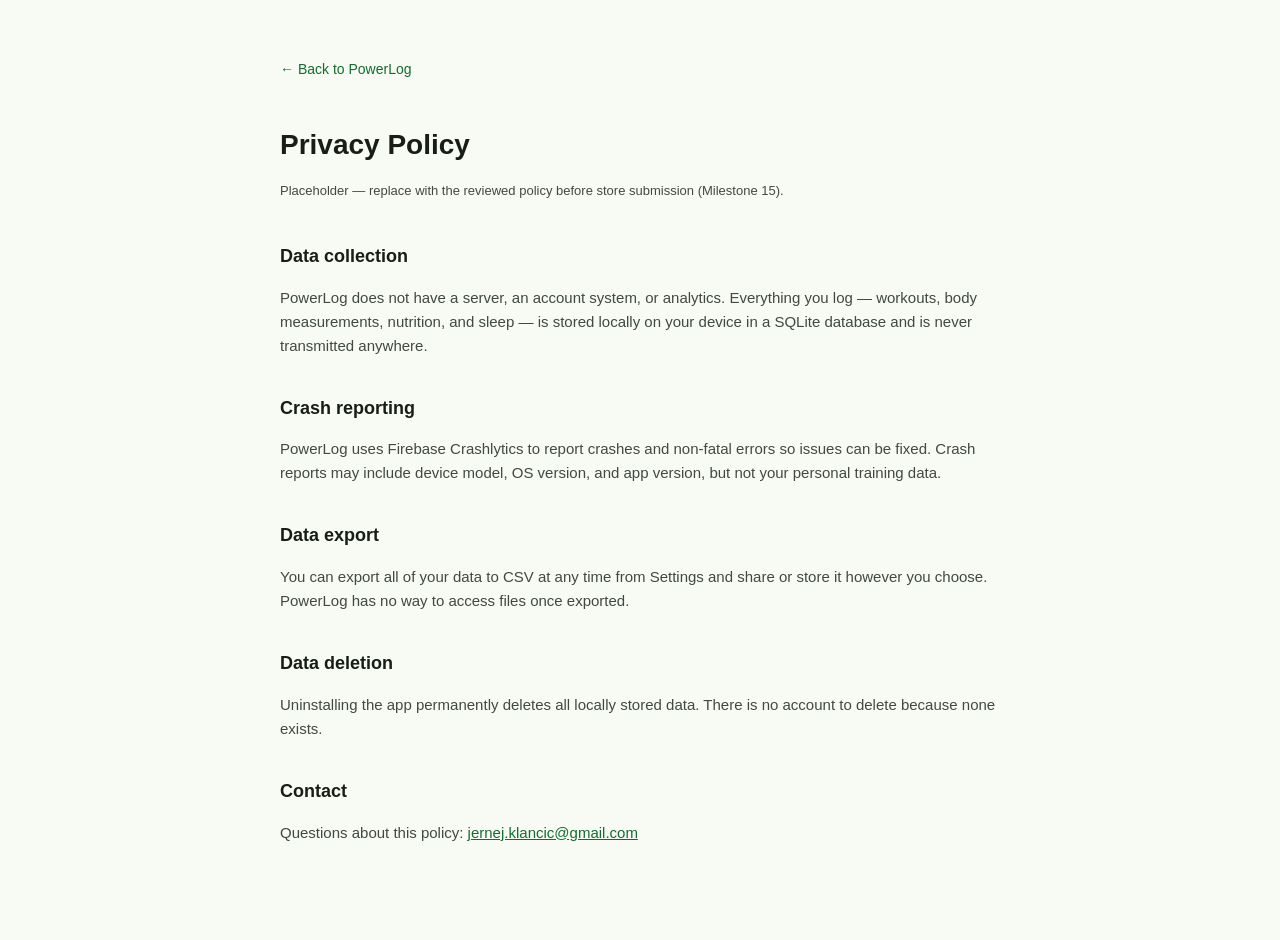
<file: public/powerlog/privacy/privacy.html>
<!DOCTYPE html>
<html lang="en">
<head>
<meta charset="UTF-8" />
<meta name="viewport" content="width=device-width, initial-scale=1.0" />
<title>Privacy Policy — PowerLog</title>
<link rel="icon" href="data:image/svg+xml,<svg xmlns=%22http://www.w3.org/2000/svg%22 viewBox=%220 0 24 24%22><rect width=%2224%22 height=%2224%22 rx=%226%22 fill=%22%232ECC71%22/><path d=%22M6 16l3-6 3 4 3-8 3 6%22 stroke=%22white%22 stroke-width=%222%22 fill=%22none%22 stroke-linecap=%22round%22 stroke-linejoin=%22round%22/></svg>">
<style>
  :root {
    color-scheme: light dark;
    --primary: #146c2e;
    --surface: #f7fbf3;
    --on-surface: #181d17;
    --on-surface-variant: #414942;
    --outline-variant: #c1c9bb;
  }
  @media (prefers-color-scheme: dark) {
    :root {
      --primary: #8cd99b;
      --surface: #10140f;
      --on-surface: #e1e4db;
      --on-surface-variant: #c1c9bb;
      --outline-variant: #414942;
    }
  }
  body {
    margin: 0;
    background: var(--surface);
    color: var(--on-surface);
    font-family: -apple-system, BlinkMacSystemFont, "Segoe UI", Roboto, Helvetica, Arial, sans-serif;
    line-height: 1.6;
  }
  .wrap { max-width: 720px; margin: 0 auto; padding: 56px 20px 80px; }
  a { color: var(--primary); }
  h1 { font-size: 28px; font-weight: 800; margin-bottom: 4px; }
  .updated { color: var(--on-surface-variant); font-size: 13px; margin-bottom: 40px; }
  h2 { font-size: 18px; font-weight: 700; margin-top: 36px; }
  p, li { color: var(--on-surface-variant); font-size: 15px; }
  .back { display: inline-block; margin-bottom: 24px; font-size: 14px; text-decoration: none; }
</style>
</head>
<body>
  <div class="wrap">
    <a class="back" href="index.html">&larr; Back to PowerLog</a>
    <h1>Privacy Policy</h1>
    <p class="updated">
      Placeholder — replace with the reviewed policy before store submission
      (Milestone 15).
    </p>

    <h2>Data collection</h2>
    <p>
      PowerLog does not have a server, an account system, or analytics.
      Everything you log — workouts, body measurements, nutrition, and sleep
      — is stored locally on your device in a SQLite database and is never
      transmitted anywhere.
    </p>

    <h2>Crash reporting</h2>
    <p>
      PowerLog uses Firebase Crashlytics to report crashes and non-fatal
      errors so issues can be fixed. Crash reports may include device model,
      OS version, and app version, but not your personal training data.
    </p>

    <h2>Data export</h2>
    <p>
      You can export all of your data to CSV at any time from Settings and
      share or store it however you choose. PowerLog has no way to access
      files once exported.
    </p>

    <h2>Data deletion</h2>
    <p>
      Uninstalling the app permanently deletes all locally stored data.
      There is no account to delete because none exists.
    </p>

    <h2>Contact</h2>
    <p>
      Questions about this policy: <a href="mailto:jernej.klancic@gmail.com">jernej.klancic@gmail.com</a>
    </p>
  </div>
</body>
</html>
</file>
